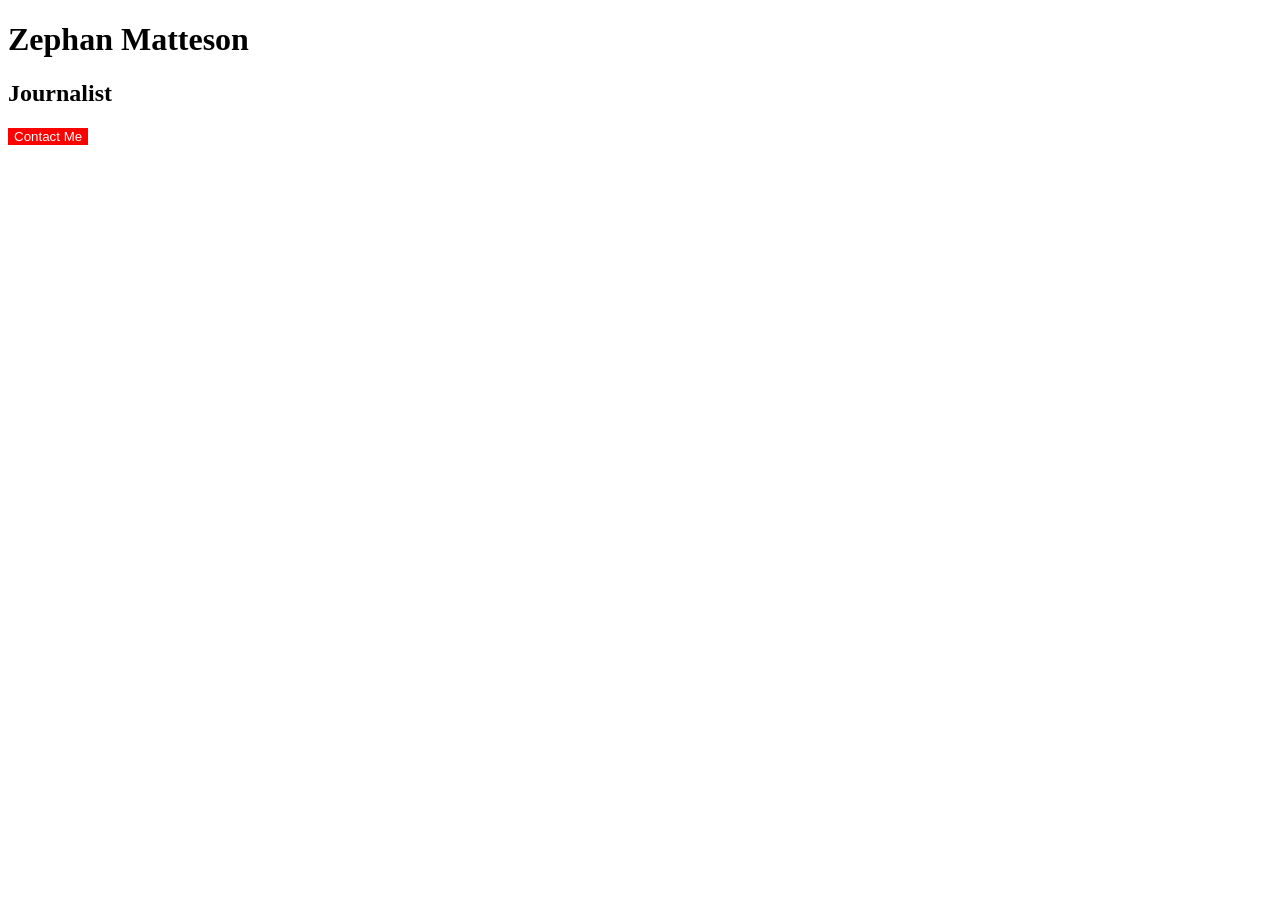
<file: button-assignment/index.html>
<!doctype html>
<html lang="en">
    <head>
        <link href="./style.css" rel="stylesheet" />
        <title>Zephan Matteson Button</title>
    </head>

    <body>
        <h1>Zephan Matteson</h1>
        <h2>Journalist</h2>
        <button>Contact Me</button>
    </body>
</html>
</file>
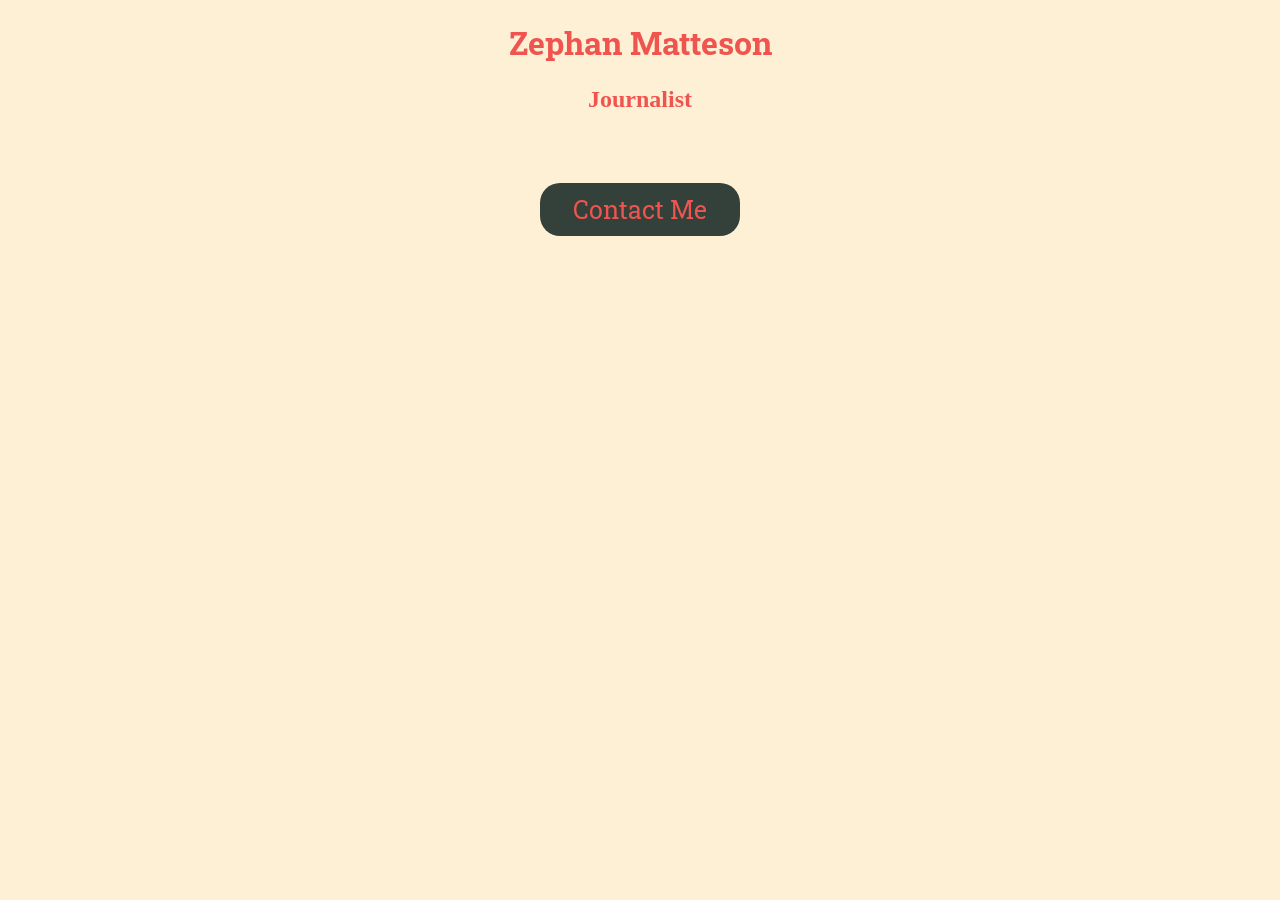
<file: contact-me-button-assignmnet/index.html>
<!doctype html>
<html lang="en">
    <head>
        <link rel="preconnect" href="https://fonts.googleapis.com" />
        <link rel="preconnect" href="https://fonts.gstatic.com" crossorigin />
        <link href="https://fonts.googleapis.com/css2?family=Roboto+Slab:wght@100..900&display=swap" rel="stylesheet" />
        <link href="style.css" rel="stylesheet" />
        <title>Zephan Matteson Button</title>
    </head>

    <body>
        <h1>Zephan Matteson</h1>
        <h2>Journalist</h2>
        <button>Contact Me</button>
    </body>
</html>
</file>
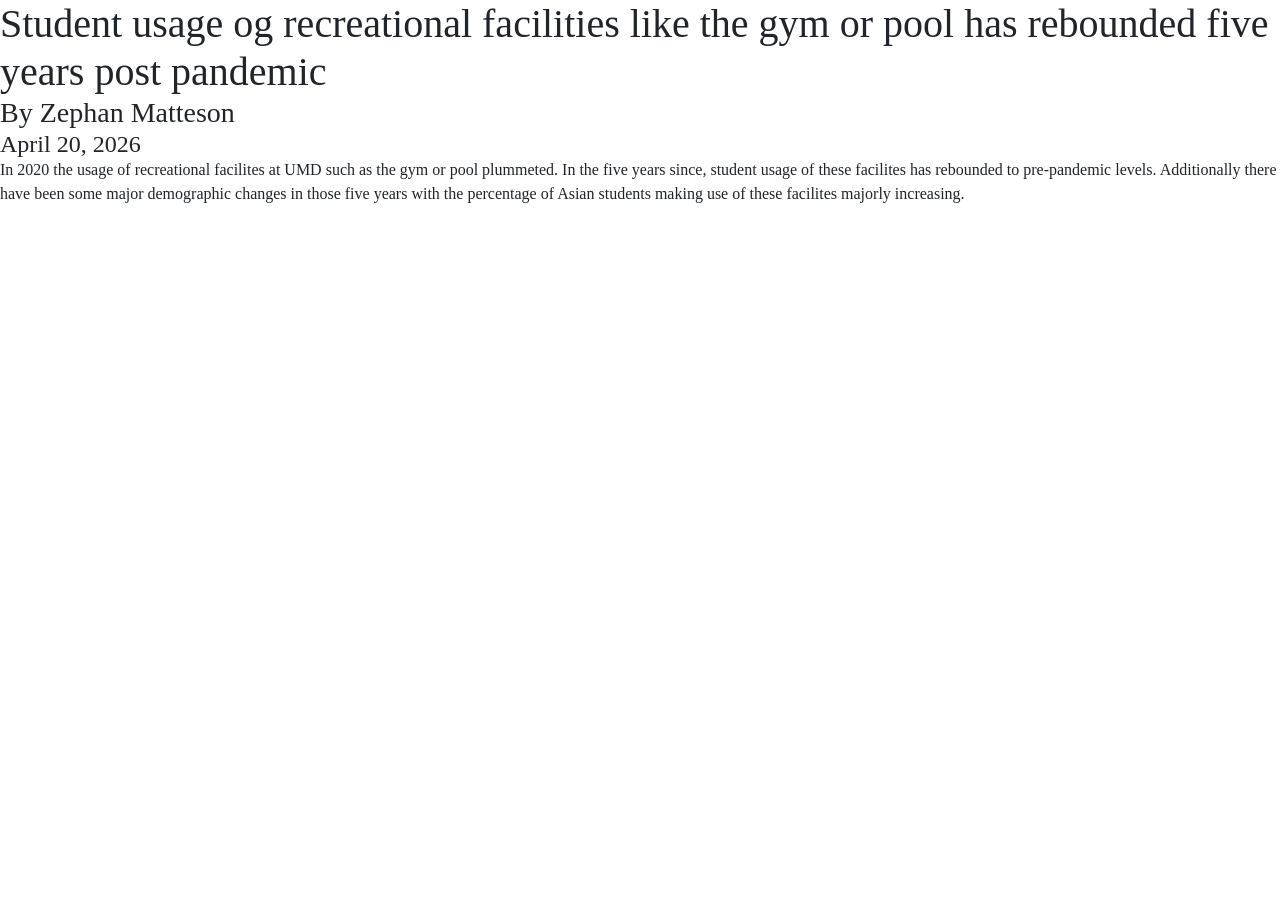
<file: data-viz-project/index.html>
<!doctype html>
<html lang="en">
    <head>
        <title>Zephan Matteson's Data Story</title>

        <meta charset="utf-8" />

        <meta name="viewport" content="width=device-width, initial-scale=1, shrink-to-fit=no" />

        <!-- Bootstrap CSS -->

        <link
            href="https://cdn.jsdelivr.net/npm/bootstrap@5.3.8/dist/css/bootstrap.min.css"
            rel="stylesheet"
            integrity="sha384-sRIl4kxILFvY47J16cr9ZwB07vP4J8+LH7qKQnuqkuIAvNWLzeN8tE5YBujZqJLB"
            crossorigin="anonymous" />

        <link href="style.css" rel="stylesheet" />
    </head>

    <body>
        <div id="article">
            <h1>
                Student usage og recreational facilities like the gym or pool has rebounded five years post pandemic
            </h1>

            <h3 id="byline">By Zephan Matteson</h3>

            <h4 id="date">April 20, 2026</h4>

            <p>
                In 2020 the usage of recreational facilites at UMD such as the gym or pool plummeted. In the five years
                since, student usage of these facilites has rebounded to pre-pandemic levels. Additionally there have
                been some major demographic changes in those five years with the percentage of Asian students making use
                of these facilites majorly increasing.
            </p>

            <!--Chart embeds go here-->
            <div class="flourish-embed flourish-chart" data-src="visualisation/28604206">
                <script src="https://public.flourish.studio/resources/embed.js"></script>
                <noscript
                    ><img
                        src="https://public.flourish.studio/visualisation/28604206/thumbnail"
                        width="100%"
                        alt="chart visualization"
                /></noscript>
            </div>

            <div class="flourish-embed flourish-chart" data-src="visualisation/28613039">
                <script src="https://public.flourish.studio/resources/embed.js"></script>
                <noscript
                    ><img
                        src="https://public.flourish.studio/visualisation/28613039/thumbnail"
                        width="100%"
                        alt="chart visualization"
                /></noscript>
            </div>
        </div>
    </body>
</html>
</file>
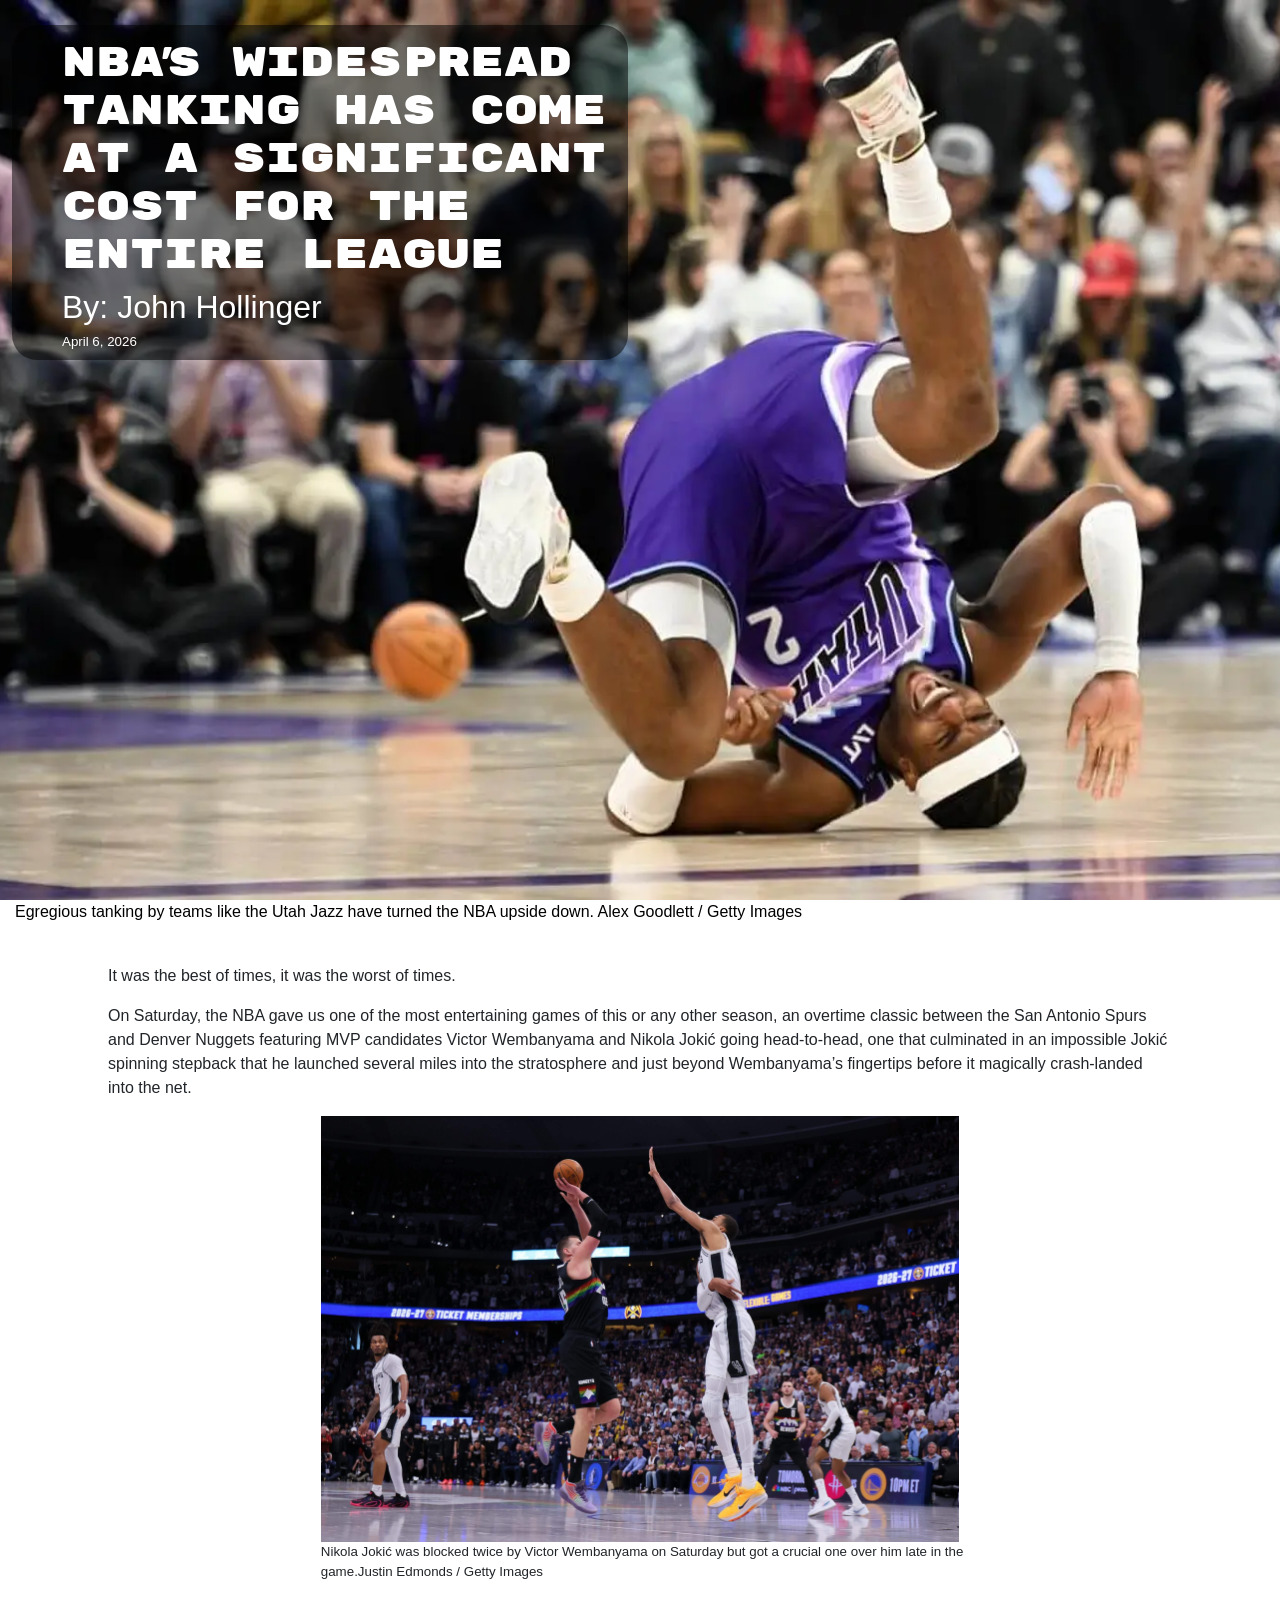
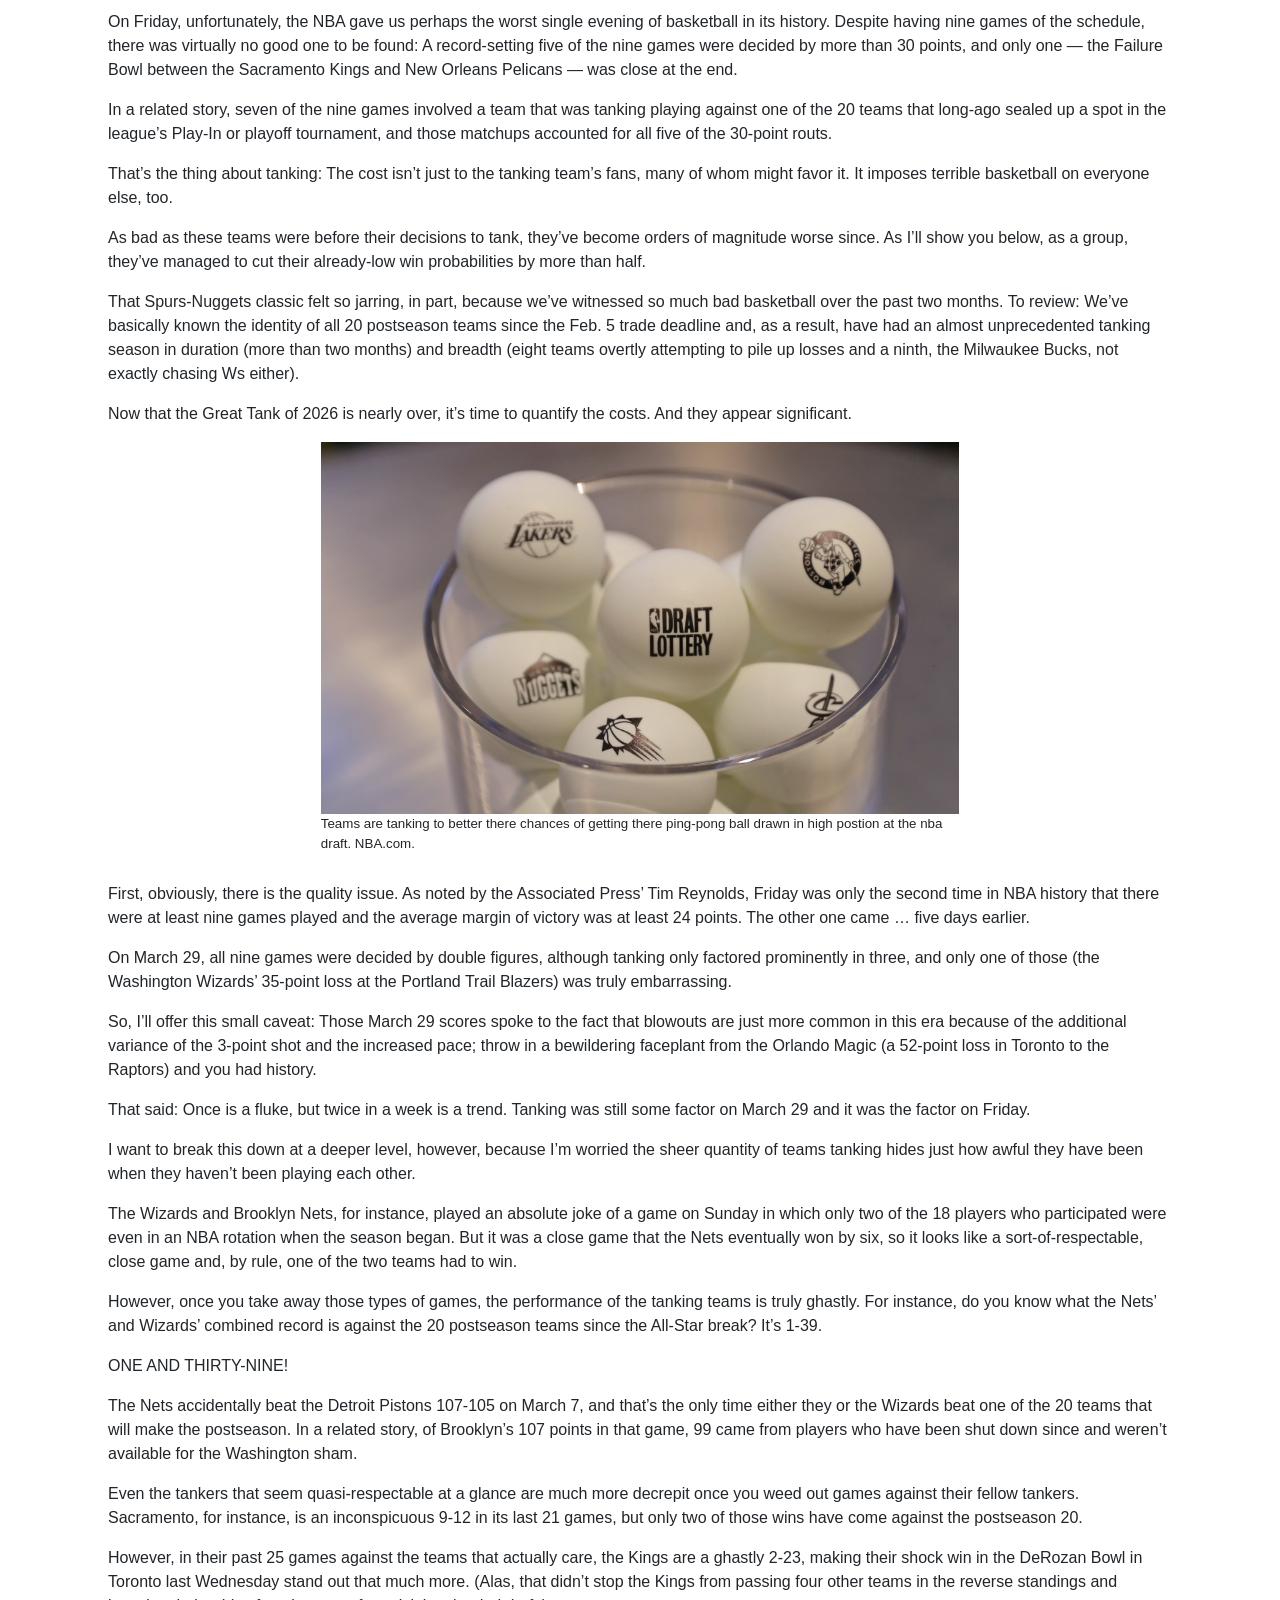
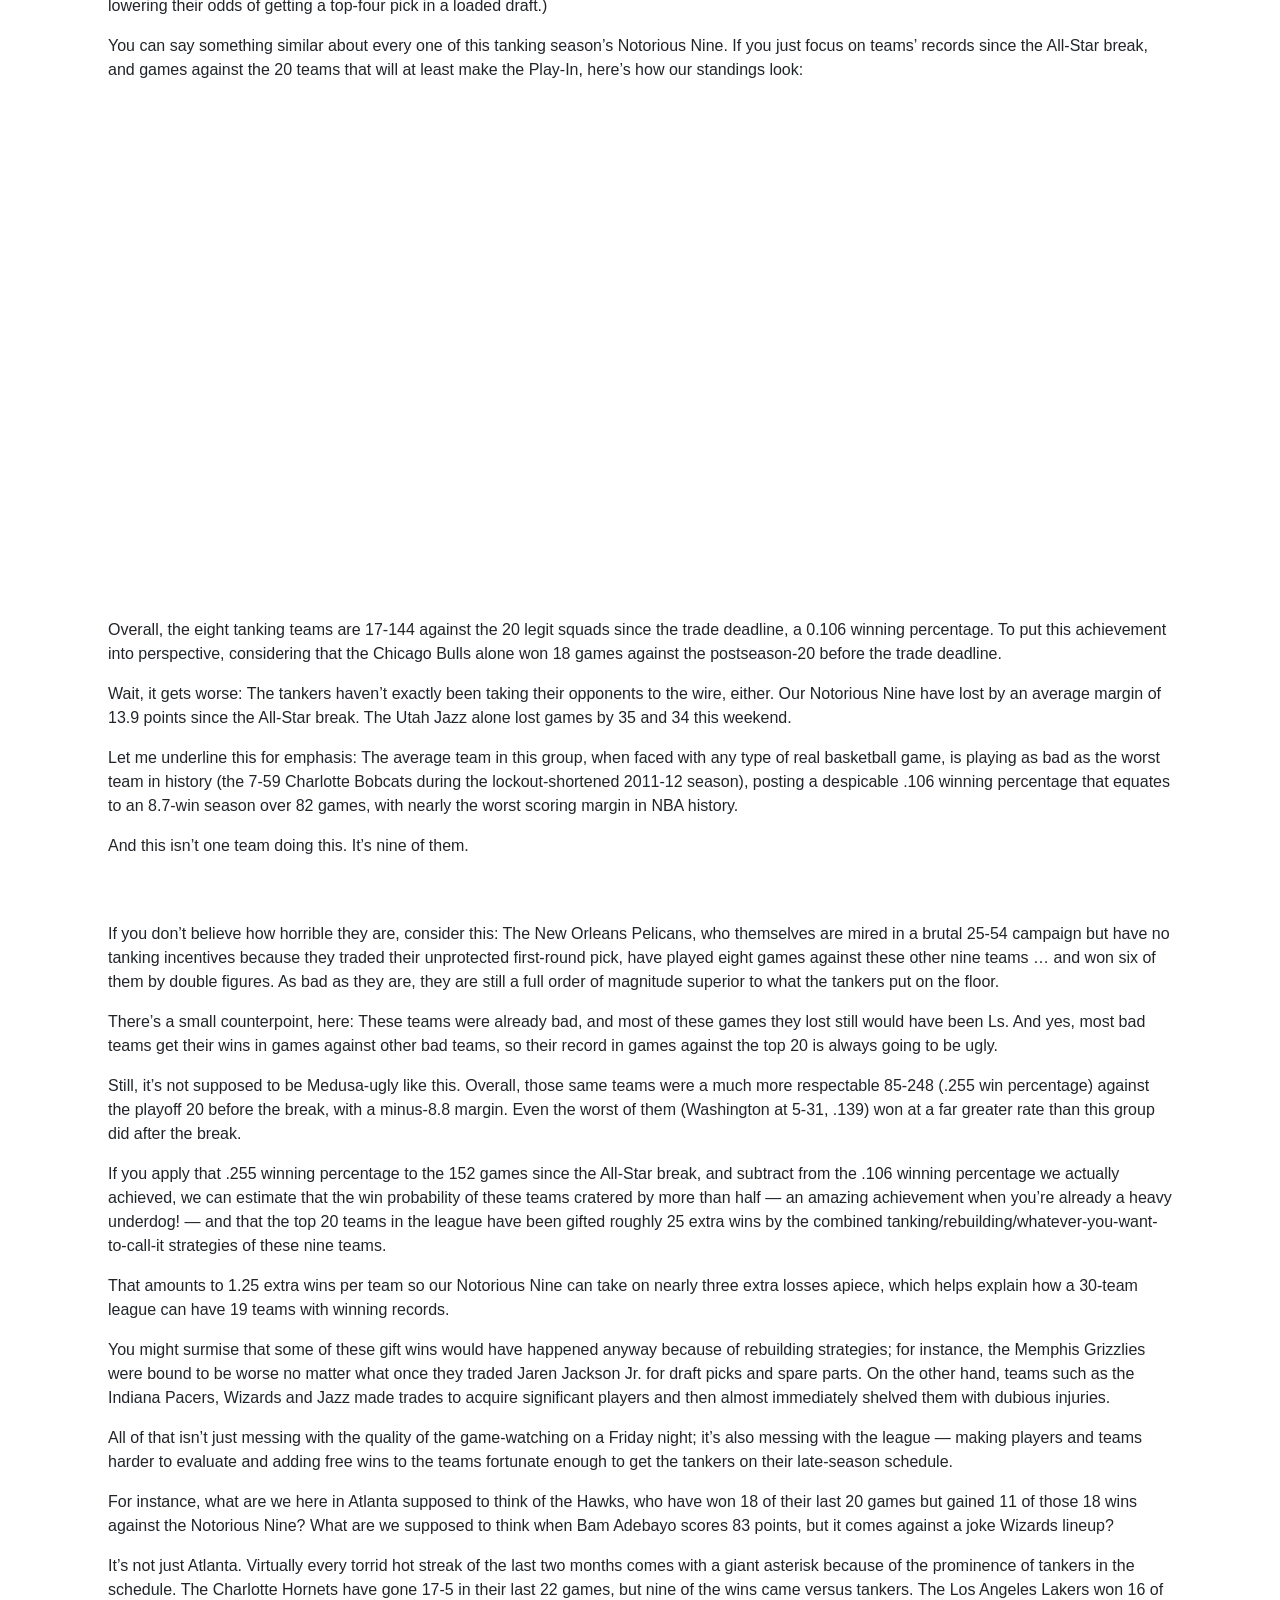
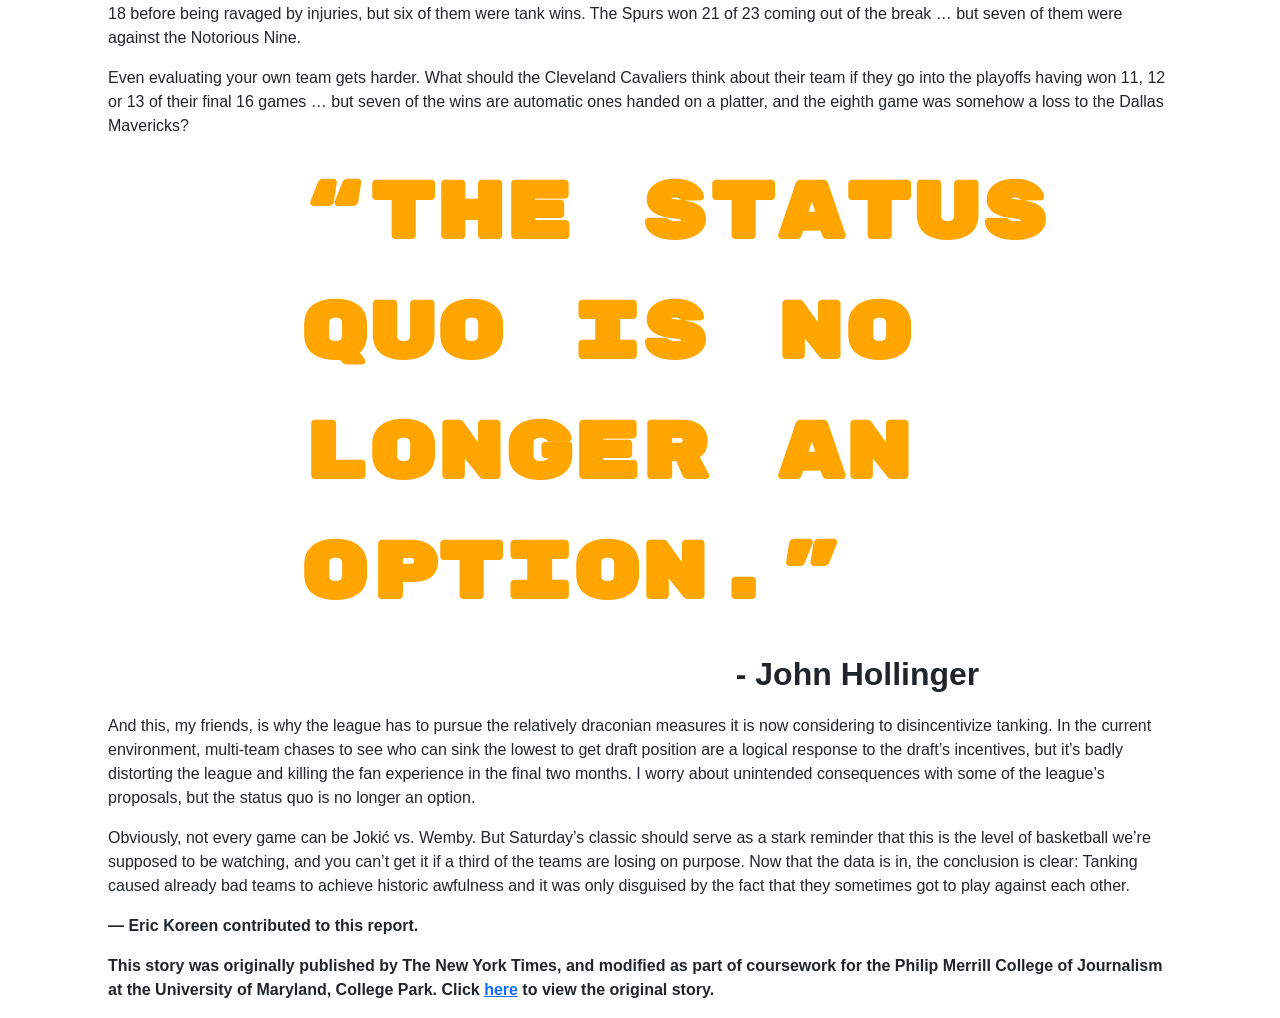
<file: final-project/index.html>
<!doctype html>
<html lang="en">
    <head>
        <title>Zephan Matteson Final Project</title>

        <meta charset="utf-8" />
        <meta name="viewport" content="width=device-width, initial-scale=1, shrink-to-fit=no" />

        <link href="https://cdn.jsdelivr.net/npm/bootstrap@5.3.2/dist/css/bootstrap.min.css" rel="stylesheet" />

        <link rel="preconnect" href="https://fonts.googleapis.com" />
        <link rel="preconnect" href="https://fonts.gstatic.com" crossorigin />
        <link
            href="https://fonts.googleapis.com/css2?   family=Roboto+Slab:wght@100..900&family=Rubik+Mono+One&display=swap"
            rel="stylesheet" />

        <link href="style.css" rel="stylesheet" />
    </head>

    <body>
        <div class="container-fluid" id="topper">
            <div class="row">
                <div class="col-6">
                    <div class="black-background">
                        <h1>NBA’s widespread tanking has come at a significant cost for the entire league</h1>
                        <h2>By: John Hollinger</h2>
                        <h3>April 6, 2026</h3>
                    </div>
                </div>
            </div>
        </div>
        <div class="container-fluid" id="top-image-caption">
            <div class="row">
                <div class="col">
                    <p class="upside-down-photo-caption">
                        Egregious tanking by teams like the Utah Jazz have turned the NBA upside down. Alex Goodlett /
                        Getty Images
                    </p>

                    <br />
                </div>
            </div>
        </div>
        <div class="container-fluid" id="paragraphs">
            <div class="row">
                <div class="col">
                    <p>It was the best of times, it was the worst of times.</p>

                    <p>
                        On Saturday, the NBA gave us one of the most entertaining games of this or any other season, an
                        overtime classic between the San Antonio Spurs and Denver Nuggets featuring MVP candidates
                        Victor Wembanyama and Nikola Jokić going head-to-head, one that culminated in an impossible
                        Jokić spinning stepback that he launched several miles into the stratosphere and just beyond
                        Wembanyama’s fingertips before it magically crash-landed into the net.
                    </p>

                    <img
                        src="jokicVWemby-by-Justin-Edmonds.jpg"
                        alt="Nikola Jokic of the Denver Nuggets shooting over Victor Wembemyama over the San Antonio Spurs" />

                    <p class="wemby-caption">
                        Nikola Jokić was blocked twice by Victor Wembanyama on Saturday but got a crucial one over him
                        late in the game.Justin Edmonds / Getty Images
                    </p>

                    <br />
                    <br />

                    <p>
                        On Friday, unfortunately, the NBA gave us perhaps the worst single evening of basketball in its
                        history. Despite having nine games of the schedule, there was virtually no good one to be found:
                        A record-setting five of the nine games were decided by more than 30 points, and only one — the
                        Failure Bowl between the Sacramento Kings and New Orleans Pelicans — was close at the end.
                    </p>

                    <p>
                        In a related story, seven of the nine games involved a team that was tanking playing against one
                        of the 20 teams that long-ago sealed up a spot in the league’s Play-In or playoff tournament,
                        and those matchups accounted for all five of the 30-point routs.
                    </p>

                    <p>
                        That’s the thing about tanking: The cost isn’t just to the tanking team’s fans, many of whom
                        might favor it. It imposes terrible basketball on everyone else, too.
                    </p>

                    <p>
                        As bad as these teams were before their decisions to tank, they’ve become orders of magnitude
                        worse since. As I’ll show you below, as a group, they’ve managed to cut their already-low win
                        probabilities by more than half.
                    </p>

                    <p>
                        That Spurs-Nuggets classic felt so jarring, in part, because we’ve witnessed so much bad
                        basketball over the past two months. To review: We’ve basically known the identity of all 20
                        postseason teams since the Feb. 5 trade deadline and, as a result, have had an almost
                        unprecedented tanking season in duration (more than two months) and breadth (eight teams overtly
                        attempting to pile up losses and a ninth, the Milwaukee Bucks, not exactly chasing Ws either).
                    </p>

                    <p>
                        Now that the Great Tank of 2026 is nearly over, it’s time to quantify the costs. And they appear
                        significant.
                    </p>

                    <img
                        src="ping_pong_balls_byNBA.avif"
                        alt="Picture of NBA Draft Lottery Ping Pong Balls, with various teams logos printed on the balls." />

                    <br />

                    <p class="pingpong-caption">
                        Teams are tanking to better there chances of getting there ping-pong ball drawn in high postion
                        at the nba draft. NBA.com.
                    </p>

                    <br />
                    <br />

                    <p>
                        First, obviously, there is the quality issue. As noted by the Associated Press’ Tim Reynolds,
                        Friday was only the second time in NBA history that there were at least nine games played and
                        the average margin of victory was at least 24 points. The other one came … five days earlier.
                    </p>

                    <p>
                        On March 29, all nine games were decided by double figures, although tanking only factored
                        prominently in three, and only one of those (the Washington Wizards’ 35-point loss at the
                        Portland Trail Blazers) was truly embarrassing.
                    </p>

                    <p>
                        So, I’ll offer this small caveat: Those March 29 scores spoke to the fact that blowouts are just
                        more common in this era because of the additional variance of the 3-point shot and the increased
                        pace; throw in a bewildering faceplant from the Orlando Magic (a 52-point loss in Toronto to the
                        Raptors) and you had history.
                    </p>

                    <p>
                        That said: Once is a fluke, but twice in a week is a trend. Tanking was still some factor on
                        March 29 and it was the factor on Friday.
                    </p>

                    <p>
                        I want to break this down at a deeper level, however, because I’m worried the sheer quantity of
                        teams tanking hides just how awful they have been when they haven’t been playing each other.
                    </p>

                    <p>
                        The Wizards and Brooklyn Nets, for instance, played an absolute joke of a game on Sunday in
                        which only two of the 18 players who participated were even in an NBA rotation when the season
                        began. But it was a close game that the Nets eventually won by six, so it looks like a
                        sort-of-respectable, close game and, by rule, one of the two teams had to win.
                    </p>

                    <p>
                        However, once you take away those types of games, the performance of the tanking teams is truly
                        ghastly. For instance, do you know what the Nets’ and Wizards’ combined record is against the 20
                        postseason teams since the All-Star break? It’s 1-39.
                    </p>

                    <p>ONE AND THIRTY-NINE!</p>

                    <p>
                        The Nets accidentally beat the Detroit Pistons 107-105 on March 7, and that’s the only time
                        either they or the Wizards beat one of the 20 teams that will make the postseason. In a related
                        story, of Brooklyn’s 107 points in that game, 99 came from players who have been shut down since
                        and weren’t available for the Washington sham.
                    </p>

                    <p>
                        Even the tankers that seem quasi-respectable at a glance are much more decrepit once you weed
                        out games against their fellow tankers. Sacramento, for instance, is an inconspicuous 9-12 in
                        its last 21 games, but only two of those wins have come against the postseason 20.
                    </p>

                    <p>
                        However, in their past 25 games against the teams that actually care, the Kings are a ghastly
                        2-23, making their shock win in the DeRozan Bowl in Toronto last Wednesday stand out that much
                        more. (Alas, that didn’t stop the Kings from passing four other teams in the reverse standings
                        and lowering their odds of getting a top-four pick in a loaded draft.)
                    </p>

                    <p>
                        You can say something similar about every one of this tanking season’s Notorious Nine. If you
                        just focus on teams’ records since the All-Star break, and games against the 20 teams that will
                        at least make the Play-In, here’s how our standings look:
                    </p>

                    <div class="standings-graphic">
                        <iframe
                            title="Notorious Nine vs. Playoff 20 since ASG"
                            aria-label="Table"
                            id="datawrapper-chart-p8hCI"
                            src="https://datawrapper.dwcdn.net/p8hCI/1/"
                            scrolling="no"
                            frameborder="0"
                            style="width: 0; min-width: 100% !important; border: none"
                            height="489"
                            data-external="1"></iframe>
                        <script type="text/javascript">
                            window.addEventListener("message", function (a) {
                                if (void 0 !== a.data["datawrapper-height"]) {
                                    var e = document.querySelectorAll("iframe");
                                    for (var t in a.data["datawrapper-height"])
                                        for (var r, i = 0; (r = e[i]); i++)
                                            if (r.contentWindow === a.source) {
                                                var d = a.data["datawrapper-height"][t] + "px";
                                                r.style.height = d;
                                            }
                                }
                            });
                        </script>
                    </div>

                    <br />

                    <p>
                        Overall, the eight tanking teams are 17-144 against the 20 legit squads since the trade
                        deadline, a 0.106 winning percentage. To put this achievement into perspective, considering that
                        the Chicago Bulls alone won 18 games against the postseason-20 before the trade deadline.
                    </p>

                    <p>
                        Wait, it gets worse: The tankers haven’t exactly been taking their opponents to the wire,
                        either. Our Notorious Nine have lost by an average margin of 13.9 points since the All-Star
                        break. The Utah Jazz alone lost games by 35 and 34 this weekend.
                    </p>

                    <p>
                        Let me underline this for emphasis: The average team in this group, when faced with any type of
                        real basketball game, is playing as bad as the worst team in history (the 7-59 Charlotte Bobcats
                        during the lockout-shortened 2011-12 season), posting a despicable .106 winning percentage that
                        equates to an 8.7-win season over 82 games, with nearly the worst scoring margin in NBA history.
                    </p>

                    <p>And this isn’t one team doing this. It’s nine of them.</p>

                    <br />

                    <div class="slideshow">
                        <div class="flourish-embed flourish-chart" data-src="story/3674474">
                            <script src="https://public.flourish.studio/resources/embed.js"></script>
                            <noscript
                                ><img
                                    src="https://public.flourish.studio/story/3674474/thumbnail"
                                    width="100%"
                                    alt="visualization"
                            /></noscript>
                        </div>
                    </div>
                    <br />

                    <p>
                        If you don’t believe how horrible they are, consider this: The New Orleans Pelicans, who
                        themselves are mired in a brutal 25-54 campaign but have no tanking incentives because they
                        traded their unprotected first-round pick, have played eight games against these other nine
                        teams … and won six of them by double figures. As bad as they are, they are still a full order
                        of magnitude superior to what the tankers put on the floor.
                    </p>

                    <p>
                        There’s a small counterpoint, here: These teams were already bad, and most of these games they
                        lost still would have been Ls. And yes, most bad teams get their wins in games against other bad
                        teams, so their record in games against the top 20 is always going to be ugly.
                    </p>

                    <p>
                        Still, it’s not supposed to be Medusa-ugly like this. Overall, those same teams were a much more
                        respectable 85-248 (.255 win percentage) against the playoff 20 before the break, with a
                        minus-8.8 margin. Even the worst of them (Washington at 5-31, .139) won at a far greater rate
                        than this group did after the break.
                    </p>

                    <p>
                        If you apply that .255 winning percentage to the 152 games since the All-Star break, and
                        subtract from the .106 winning percentage we actually achieved, we can estimate that the win
                        probability of these teams cratered by more than half — an amazing achievement when you’re
                        already a heavy underdog! — and that the top 20 teams in the league have been gifted roughly 25
                        extra wins by the combined tanking/rebuilding/whatever-you-want-to-call-it strategies of these
                        nine teams.
                    </p>

                    <p>
                        That amounts to 1.25 extra wins per team so our Notorious Nine can take on nearly three extra
                        losses apiece, which helps explain how a 30-team league can have 19 teams with winning records.
                    </p>

                    <p>
                        You might surmise that some of these gift wins would have happened anyway because of rebuilding
                        strategies; for instance, the Memphis Grizzlies were bound to be worse no matter what once they
                        traded Jaren Jackson Jr. for draft picks and spare parts. On the other hand, teams such as the
                        Indiana Pacers, Wizards and Jazz made trades to acquire significant players and then almost
                        immediately shelved them with dubious injuries.
                    </p>

                    <p>
                        All of that isn’t just messing with the quality of the game-watching on a Friday night; it’s
                        also messing with the league — making players and teams harder to evaluate and adding free wins
                        to the teams fortunate enough to get the tankers on their late-season schedule.
                    </p>

                    <p>
                        For instance, what are we here in Atlanta supposed to think of the Hawks, who have won 18 of
                        their last 20 games but gained 11 of those 18 wins against the Notorious Nine? What are we
                        supposed to think when Bam Adebayo scores 83 points, but it comes against a joke Wizards lineup?
                    </p>

                    <p>
                        It’s not just Atlanta. Virtually every torrid hot streak of the last two months comes with a
                        giant asterisk because of the prominence of tankers in the schedule. The Charlotte Hornets have
                        gone 17-5 in their last 22 games, but nine of the wins came versus tankers. The Los Angeles
                        Lakers won 16 of 18 before being ravaged by injuries, but six of them were tank wins. The Spurs
                        won 21 of 23 coming out of the break … but seven of them were against the Notorious Nine.
                    </p>

                    <p>
                        Even evaluating your own team gets harder. What should the Cleveland Cavaliers think about their
                        team if they go into the playoffs having won 11, 12 or 13 of their final 16 games … but seven of
                        the wins are automatic ones handed on a platter, and the eighth game was somehow a loss to the
                        Dallas Mavericks?
                    </p>

                    <div class="pull-quote">
                        <p class="quote">“The Status quo is no longer an option.”</p>

                        <p class="pull-quote-attribution">- John Hollinger</p>
                    </div>

                    <p>
                        And this, my friends, is why the league has to pursue the relatively draconian measures it is
                        now considering to disincentivize tanking. In the current environment, multi-team chases to see
                        who can sink the lowest to get draft position are a logical response to the draft’s incentives,
                        but it’s badly distorting the league and killing the fan experience in the final two months. I
                        worry about unintended consequences with some of the league’s proposals, but the status quo is
                        no longer an option.
                    </p>

                    <p>
                        Obviously, not every game can be Jokić vs. Wemby. But Saturday’s classic should serve as a stark
                        reminder that this is the level of basketball we’re supposed to be watching, and you can’t get
                        it if a third of the teams are losing on purpose. Now that the data is in, the conclusion is
                        clear: Tanking caused already bad teams to achieve historic awfulness and it was only disguised
                        by the fact that they sometimes got to play against each other.
                    </p>

                    <p class="contributor-attribution">— Eric Koreen contributed to this report.</p>

                    <p class="story-attribution">
                        This story was originally published by The New York Times, and modified as part of coursework
                        for the Philip Merrill College of Journalism at the University of Maryland, College Park. Click
                        <a href="https://www.nytimes.com/athletic/7175030/2026/04/06/nba-tanking-costs-blowouts/"
                            >here</a
                        >
                        to view the original story.
                    </p>
                </div>
            </div>
        </div>
    </body>
</html>
</file>
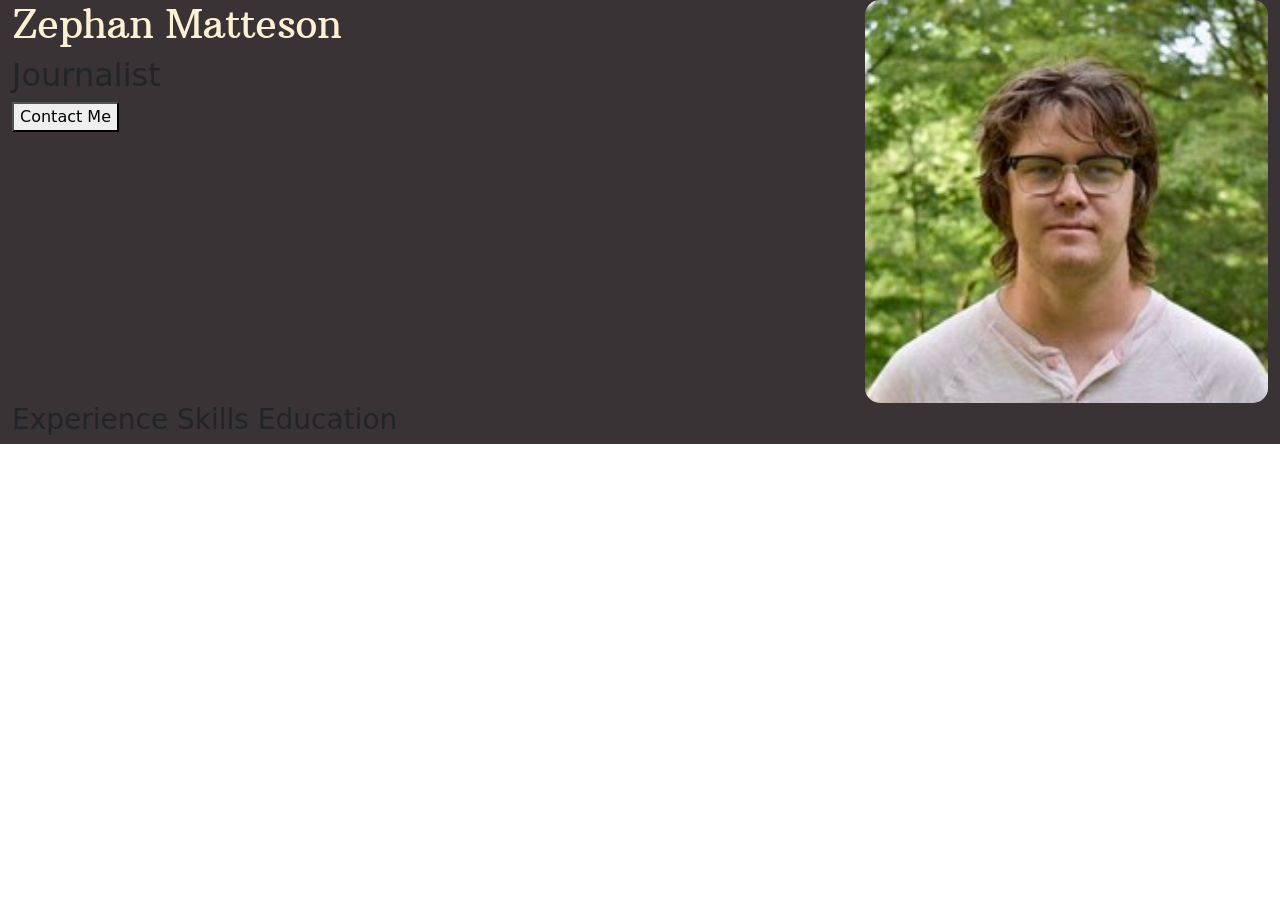
<file: online_portfolio-project/index.html>
<!doctype html>
<html lang="en">
    <head>
        <meta charset="UTF-8" />
        <meta name="viewport" content="width=device-width, initial-scale=1" />

        <title>Zephan Matteson Portfolio</title>

        <link
            href="https://cdn.jsdelivr.net/npm/bootstrap@5.3.8/dist/css/bootstrap.min.css"
            rel="stylesheet"
            integrity="sha384-sRIl4kxILFvY47J16cr9ZwB07vP4J8+LH7qKQnuqkuIAvNWLzeN8tE5YBujZqJLB"
            crossorigin="anonymous" />

        <link rel="preconnect" href="https://fonts.googleapis.com" />
        <link rel="preconnect" href="https://fonts.gstatic.com" crossorigin />
        <link
            href="https://fonts.googleapis.com/css2?family=Arbutus+Slab&family=Barlow:ital,wght@0,100;0,200;0,300;0,400;0,500;0,600;0,700;0,800;0,900;1,100;1,200;1,300;1,400;1,500;1,600;1,700;1,800;1,900&display=swap"
            rel="stylesheet" />

        <link href="style.css" rel="stylesheet" />
    </head>

    <body>
        <div class="container-fluid">
            <div class="row">
                <div class="col-8">
                    <h1>Zephan Matteson</h1>
                    <h2>Journalist</h2>
                    <button>Contact Me</button>
                </div>
                <div class="col-4">
                    <img src="Headshot.jpg" id="headshot" />
                </div>
                <div class="col-12">
                <h3>Experience Skills Education</h3>
                </div>
            </div>
        </div>
        <div class="container-fluid">
            <div class="row">
            <div class="col-3">
            
                </div>
                
        </div>
        </div>
    </body>
</html>
</file>
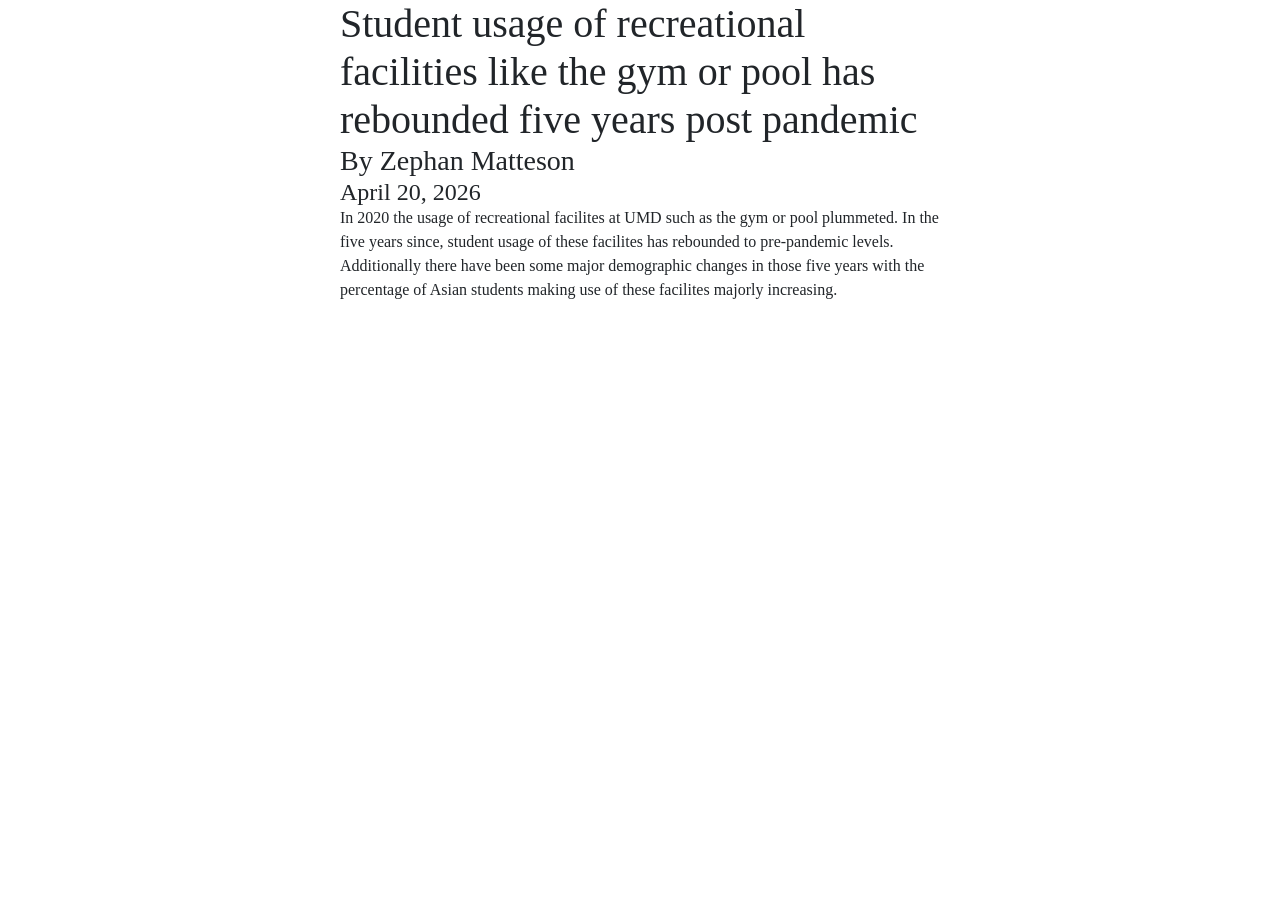
<file: data-viz-project/data-viz-project/index.html>
<!doctype html>
<html lang="en">
    <head>
        <title>Zephan Matteson's Data Story</title>

        <meta charset="utf-8" />

        <meta name="viewport" content="width=device-width, initial-scale=1, shrink-to-fit=no" />

        <!-- Bootstrap CSS -->

        <link
            href="https://cdn.jsdelivr.net/npm/bootstrap@5.3.8/dist/css/bootstrap.min.css"
            rel="stylesheet"
            integrity="sha384-sRIl4kxILFvY47J16cr9ZwB07vP4J8+LH7qKQnuqkuIAvNWLzeN8tE5YBujZqJLB"
            crossorigin="anonymous" />

        <link href="style.css" rel="stylesheet" />
    </head>

    <body>
        <div id="article">
            <h1>
                Student usage of recreational facilities like the gym or pool has rebounded five years post pandemic
            </h1>

            <h3 id="byline">By Zephan Matteson</h3>

            <h4 id="date">April 20, 2026</h4>

            <p>
                In 2020 the usage of recreational facilites at UMD such as the gym or pool plummeted. In the five years
                since, student usage of these facilites has rebounded to pre-pandemic levels. Additionally there have
                been some major demographic changes in those five years with the percentage of Asian students making use
                of these facilites majorly increasing.
            </p>

            <br />

            <!--Chart embeds go here-->
            <div class="flourish-embed flourish-chart" data-src="visualisation/28604206">
                <script src="https://public.flourish.studio/resources/embed.js"></script>
                <noscript
                    ><img
                        src="https://public.flourish.studio/visualisation/28604206/thumbnail"
                        width="100%"
                        alt="chart visualization"
                /></noscript>
            </div>

            <div class="flourish-embed flourish-chart" data-src="visualisation/28613039">
                <script src="https://public.flourish.studio/resources/embed.js"></script>
                <noscript
                    ><img
                        src="https://public.flourish.studio/visualisation/28613039/thumbnail"
                        width="100%"
                        alt="chart visualization"
                /></noscript>
            </div>
        </div>
    </body>
</html>
</file>
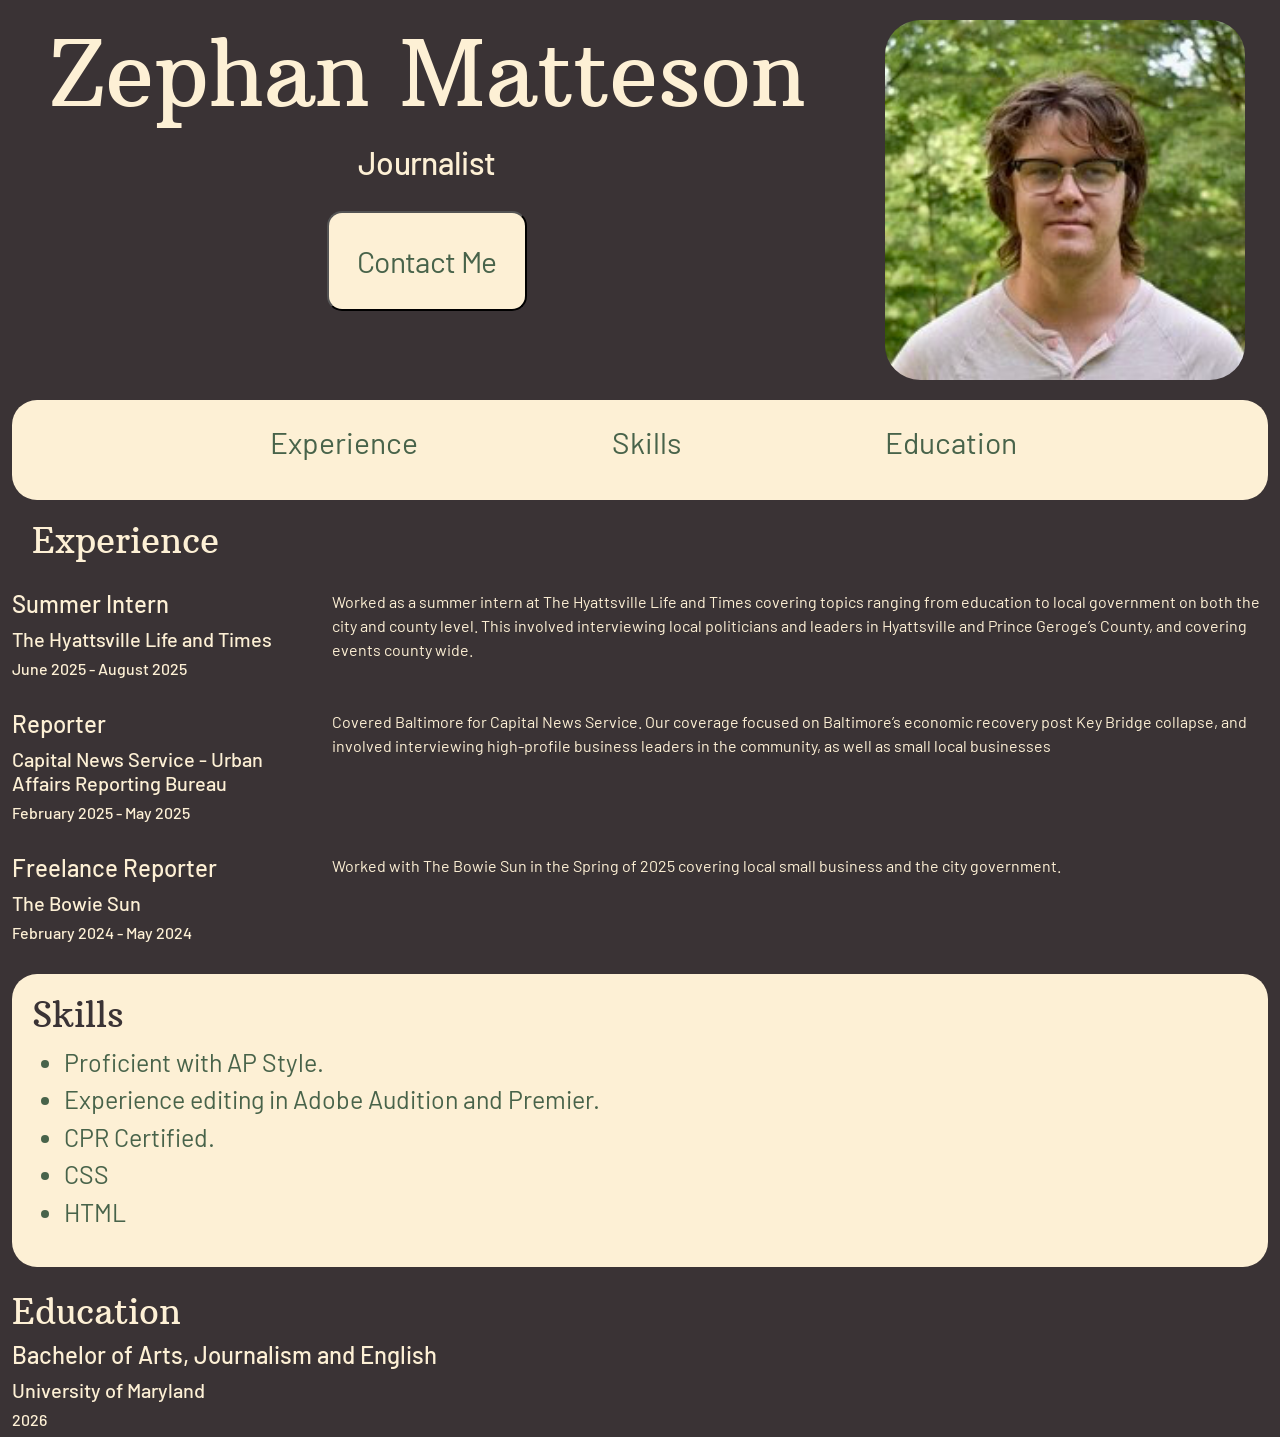
<file: online_portfolio-project/online_portfolio-project/index.html>
<!doctype html>
<html lang="en">
    <head>
        <meta charset="UTF-8" />
        <meta name="viewport" content="width=device-width, initial-scale=1" />

        <title>Zephan Matteson Portfolio</title>

        <link
            href="https://cdn.jsdelivr.net/npm/bootstrap@5.3.8/dist/css/bootstrap.min.css"
            rel="stylesheet"
            integrity="sha384-sRIl4kxILFvY47J16cr9ZwB07vP4J8+LH7qKQnuqkuIAvNWLzeN8tE5YBujZqJLB"
            crossorigin="anonymous" />

        <link rel="preconnect" href="https://fonts.googleapis.com" />
        <link rel="preconnect" href="https://fonts.gstatic.com" crossorigin />
        <link
            href="https://fonts.googleapis.com/css2?family=Arbutus+Slab&family=Barlow:ital,wght@0,100;0,200;0,300;0,400;0,500;0,600;0,700;0,800;0,900;1,100;1,200;1,300;1,400;1,500;1,600;1,700;1,800;1,900&display=swap"
            rel="stylesheet" />

        <link href="style.css" rel="stylesheet" />
    </head>

    <body>
        <div class="container-fluid" id="topper">
            <div class="row">
                <div class="col-8">
                    <h1>Zephan Matteson</h1>
                    <h2>Journalist</h2>
                    <button onclick="window.open('mailto:zmattes1@terpmail.umd.edu')">Contact Me</button>
                </div>

                <div class="col-4">
                    <img src="Headshot.jpg" id="headshot" />
                </div>
            </div>
            <div class="container-fluid" id="navigation">
                <div class="row">
                    <div class="col-sm-4" id="experience-link">
                        <p class="nav"><a href="#experience-section">Experience</a></p>
                    </div>
                    <div class="col-sm-4" id="skills-link">
                        <p class="nav"><a href="#skills-section">Skills</a></p>
                    </div>
                    <div class="col-sm-4" id="education-link">
                        <p class="nav"><a href="#education-section">Education</a></p>
                    </div>
                </div>
            </div>
        </div>

        <div class="container-fluid" id="experience-section">
            <div class="row">
                <div class="col"><h3 id="experience">Experience</h3></div>
            </div>
            <div class="row job">
                <div class="col-sm-3">
                    <h4>Summer Intern</h4>
                    <h5>The Hyattsville Life and Times</h5>
                    <h6>June 2025 - August 2025</h6>
                </div>
                <div class="col-sm-9" id="job-description-1">
                    <p>
                        Worked as a summer intern at The Hyattsville Life and Times covering topics ranging from
                        education to local government on both the city and county level. This involved interviewing
                        local politicians and leaders in Hyattsville and Prince Geroge’s County, and covering events
                        county wide.
                    </p>
                </div>
            </div>

            <br />

            <div class="row job">
                <div class="col-sm-3">
                    <h4>Reporter</h4>
                    <h5>Capital News Service - Urban Affairs Reporting Bureau</h5>
                    <h6>February 2025 - May 2025</h6>
                </div>
                <div class="col-sm-9" id="job-description-2">
                    <p>
                        Covered Baltimore for Capital News Service. Our coverage focused on Baltimore’s economic
                        recovery post Key Bridge collapse, and involved interviewing high-profile business leaders in
                        the community, as well as small local businesses
                    </p>
                </div>
            </div>

            <br />

            <div class="row job">
                <div class="col-sm-3">
                    <h4>Freelance Reporter</h4>
                    <h5>The Bowie Sun</h5>
                    <h6>February 2024 - May 2024</h6>
                </div>
                <div class="col-sm-9" id="job-description-3">
                    <p>
                        Worked with The Bowie Sun in the Spring of 2025 covering local small business and the city
                        government.
                    </p>
                </div>
            </div>
            <br />
            <div class="container-fluid" id="skills-section">
                <div class="row">
                    <div class="col">
                        <h3 id="skills">Skills</h3>
                        <div class="col-6" id="skills-list">
                            <ul>
                                <li>Proficient with AP Style.</li>
                                <li>Experience editing in Adobe Audition and Premier.</li>
                                <li>CPR Certified.</li>
                                <li>CSS</li>
                                <li>HTML</li>
                            </ul>
                        </div>
                    </div>
                </div>
            </div>
            <br />
        </div>

        <div class="container-fluid" id="education-section">
            <div class="row">
                <div class="col">
                    <h3 id="education">Education</h3>
                    <h4 id="degree">Bachelor of Arts, Journalism and English</h4>
                    <h5 id="university">University of Maryland</h5>
                    <h6 id="grad-date">2026</h6>
                </div>
            </div>
        </div>
    </body>
</html>
</file>
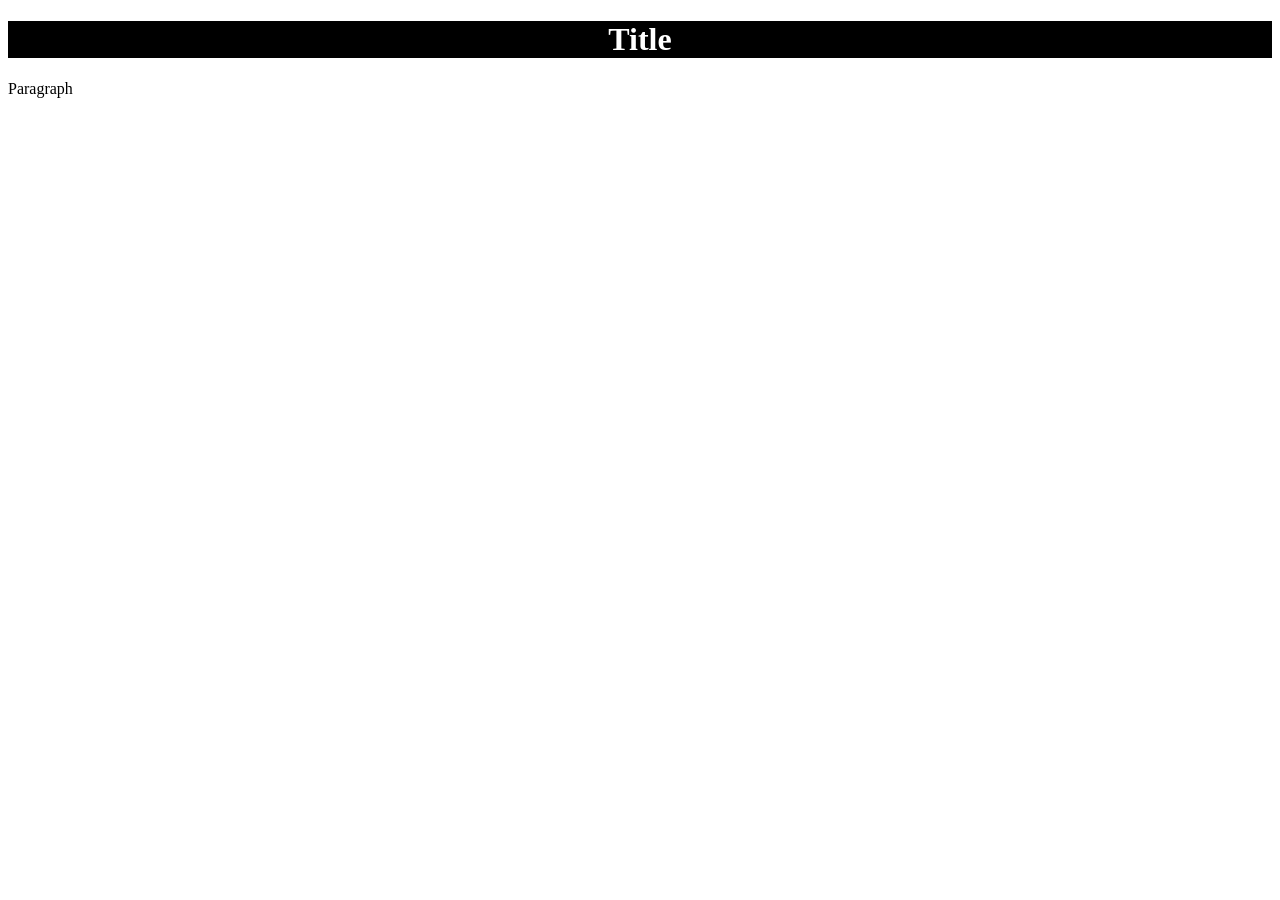
<file: styled-text.html>
<!doctype html>
<html lang="en">
    <head>
        <title>Stytled Text</title>
    </head>

    <body>
        <h1 style="background-color: black; color: white; font: arial; text-size: 30; text-align: center">Title</h1>
        <p>Paragraph</p>
    </body>
</html>
</file>
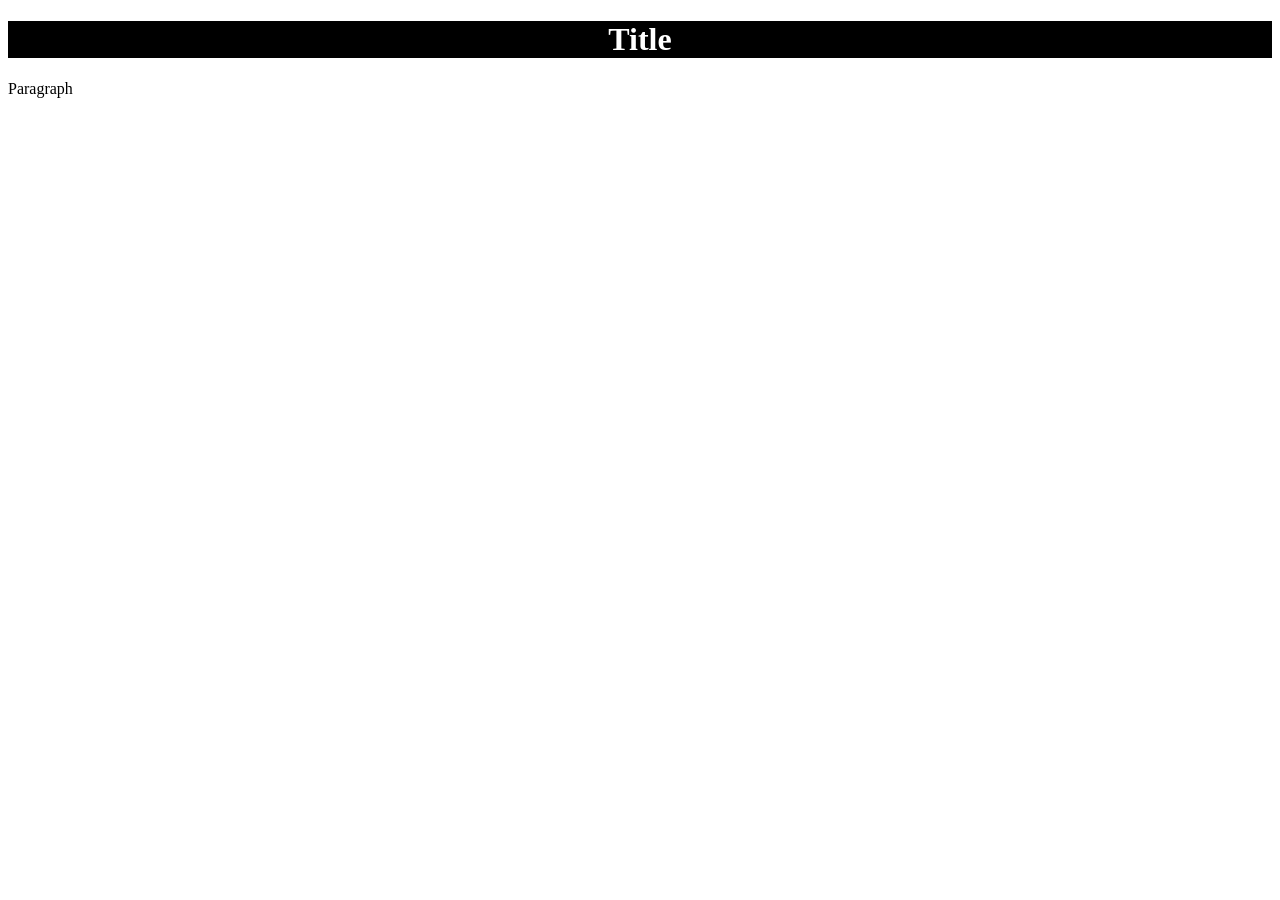
<file: styling-assignment/styled-text.html>
<!doctype html>
<html lang="en">
    <head>
        <link href="./style.css" rel="stylesheet" />
        <title>Stytled Text</title>
    </head>

    <body>
        <h1>Title</h1>
        <p>Paragraph</p>
    </body>
</html>
</file>
<file: button-assignment/style.css>
button {
    background-color: red;
    color: white;
    font: arial;
    font-size: 30;
    border: none;
    width: 200;
}
</file>
<file: contact-me-button-assignmnet/style.css>
/*
MY COLOR PALETTE
Graphite - #3A3335
Rasberry Red - #D81E5B
Cinnabar - #F0544F
Papaya Whip - #FDF0D5
Ash Grey - #C6D8D3
*/

body {
    background-color: #fdf0d5;
    text-align: center;
    color: #f0544f;
}
button {
    background-color: #34403a;
    color: #f0544f;
    width: 200px;
    margin: 50px;
    padding: 10px;
    font-size: 25px;
    font-family: "Roboto Slab";
    border: none;
    border-radius: 20px;
}
button:hover {
    background-color: #34403a;
    font-family: "Roboto Slab";
    width: 220px;
    padding: 10px;
}

h1 {
    font-family: "Roboto Slab";
}
</file>
<file: data-viz-project/style.css>
h1 {
    font-family:
        Times New Roman,
        serif;
    margin: auto;
}

h3 {
    font-family:
        Times New Roman,
        serif;
    margin: auto;
}

h4 {
    font-family:
        Times New Roman,
        serif;
    margin: auto;
}

p {
    font-family:
        Times New Roman,
        serif;
    margin: auto;
}
</file>
<file: final-project/style.css>
@media screen {
    #topper {
        background-image: url(blake-1024x683.webp);
        background-size: cover;
        background-position: center;
        height: 100vh;
    }
    h1 {
        font-family: "Rubik Mono One", monospace;
        color: white;
        padding-left: 50px;
        padding-top: 15px;
        margin-top: 25px;
        padding-right: 10px;
    }

    h2 {
        font-family: "Roboto Slab", sans-serif;
        color: white;
        padding-left: 50px;
        padding-bottom: 10px;
    }

    h3 {
        color: white;
        padding-left: 50px;
        padding-bottom: 10px;
        margin-top: -10px;
        font-size: smaller;
        font-family: "Roboto Slab", sans-serif;
    }

    p {
        font-family: "Roboto Slab", sans-serif;
    }

    img {
        width: 80%;
        padding-left: 20%;
    }

    .wemby-caption {
        font-size: smaller;
        font-family: "Roboto Slab", sans-serif;
        padding-left: 20%;
        padding-right: 19%;
        margin-bottom: -20px;
    }

    .pingpong-caption {
        font-size: smaller;
        font-family: "Roboto Slab", sans-serif;
        padding-left: 20%;
        padding-right: 19%;
        margin-bottom: -20px;
    }

    .black-background {
        background-color: rgba(0, 0, 0, 0.5);
        border-radius: 25px;
    }

    .upside-down-photo-caption {
        font-family: "Roboto Slab", sans-serif;
        color: black;
        padding-left: 3px;
    }

    .pull-quote {
        font-family: "Rubik Mono One", monospace;
        font-weight: bold;
        align-content: center;
        padding-left: 18%;
    }

    .quote {
        font-family: "Rubik Mono One", monospace;
        font-size: 500%;
        color: orange;
    }

    .pull-quote-attribution {
        font-family: "Roboto Slab", sans-serif;
        font-size: 200%;
        padding-left: 50%;
    }

    .contributor-attribution {
        font-weight: bold;
    }

    .story-attribution {
        font-weight: bold;
    }

    #paragraphs {
        width: 100%;
    }
}

@media (min-width: 576px) {
    #paragraphs {
        width: 75%;
        margin: auto;
    }
}

@media (min-width: 992px) {
    #paragraphs {
        width: 85%;
        margin: auto;
    }
}

@media (min-width: 1200px) {
    #paragraphs {
        width: 85%;
        margin: auto;
    }
}
</file>
<file: online_portfolio-project/style.css>
/*
beige - #fdf0d5
graphite - #3a3335
green - #48634a
*/

div {
    background-color:#3a3335
}

#headshot {
    width: 100%;
    border-radius: 15px;
}

h1 {
    font-family: "Arbutus Slab", serif;
    letter-spacing: -.7px;
    width:100%;
    color: #fdf0d5;
}
</file>
<file: data-viz-project/data-viz-project/style.css>
h1 {
    font-family:
        Times New Roman,
        serif;
    margin: auto;
    width: 600px;
}

h3 {
    font-family:
        Times New Roman,
        serif;
    margin: auto;
    width: 600px;
}

h4 {
    font-family:
        Times New Roman,
        serif;
    margin: auto;
    width: 600px;
}

p {
    font-family:
        Times New Roman,
        serif;
    margin: auto;
    width: 600px;
}

div {
    margin: auto;
    width: 600px;
}
</file>
<file: online_portfolio-project/online_portfolio-project/style.css>
/*
beige - #fdf0d5
graphite - #3a3335
green - #48634a
*/
@media screen {
    body {
        margin: 0;
    }

    #topper {
        background-color: #3a3335;
    }

    #headshot {
        padding: 20px;
        width: 400px;
        border-radius: 55px;
    }

    h1 {
        padding: 20px;
        font-family: "Arbutus Slab", serif;
        font-size: 100;
        letter-spacing: -0.7px;
        width: 100%;
        color: #fdf0d5;
        text-align: center;
        margin: 0;
        padding-bottom: 5px;
    }

    h2 {
        padding: 10px;
        font-family: "Barlow", serif;
        letter-spacing: -0.7px;
        width: 100%;
        color: #fdf0d5;
        text-align: center;
        margin: 0;
    }

    button {
        display: block;
        margin: 20px auto;
        padding: 10px 20px;
        letter-spacing: -0.7px;
        color: #48634a;
        background-color: #fdf0d5;
        border-radius: 15px;
        text-align: center;
        height: 100px;
        font-size: 30px;
        font-family: "Barlow", serif;
    }

    #navigation {
        text-align: center;
        height: 100px;
        background-color: #fdf0d5;
        padding: 20px 0;
        border-radius: 25px;
    }

    .nav a {
        display: inline-block;
        margin: 0 15px;
        color: #48634a;
        text-decoration: none;
        font-size: 30px;
        font-family: "Barlow", serif;
        margin: 0 20px;
    }

    #experience-link {
        padding-left: 250px;
    }

    #skills-link {
        padding-left: 165px;
    }

    #education-link {
        padding-right: 50px;
    }

    nav a:hover {
        font-weight: bold;
        border-bottom: 1px solid #3a3335;
    }

    #experience-section {
        background-color: #3a3335;
    }

    #experience {
        color: #fdf0d5;
        font-size: 35px;
        padding: 20px;
        font-family: "Arbutus Slab", serif;
        text-align: justify;
    }

    h4 {
        color: #fdf0d5;
        font-family: "Barlow", serif;
    }

    h5 {
        color: #fdf0d5;
        font-family: "Barlow", serif;
    }

    h6 {
        color: #fdf0d5;
        font-family: "Barlow", serif;
    }

    #job-description-1 {
        color: #fdf0d5;
        font-family: "Barlow", serif;
    }

    #job-description-2 {
        color: #fdf0d5;
        font-family: "Barlow", serif;
    }

    #job-description-3 {
        color: #fdf0d5;
        font-family: "Barlow", serif;
    }

    #skills-section {
        background-color: #fdf0d5;
        border-radius: 25px;
        padding: 20px;
    }

    #skills {
        color: #3a3335;
        font-size: 35px;
        font-family: "Arbutus Slab", serif;
    }

    #skills-list {
        color: #48634a;
        font-family: "Barlow", serif;
        font-size: 25px;
    }

    #education-section {
        background-color: #3a3335;
    }

    #education {
        font-size: 35px;
        font-family: "Arbutus Slab", serif;
        color: #fdf0d5;
    }
}

@media (min-width: 576px) {
    h1 {
        font-size: 70px;
    }

    button {
        width: 200px;
    }
}

@media (min-width: 768px) {
    h1 {
        font-size: 90px;
    }
}
</file>
<file: styling-assignment/style.css>
h1 {
    background-color: black;
    color: white;
    font: arial;
    font-size: 30;
    text-align: center;
}
</file>
